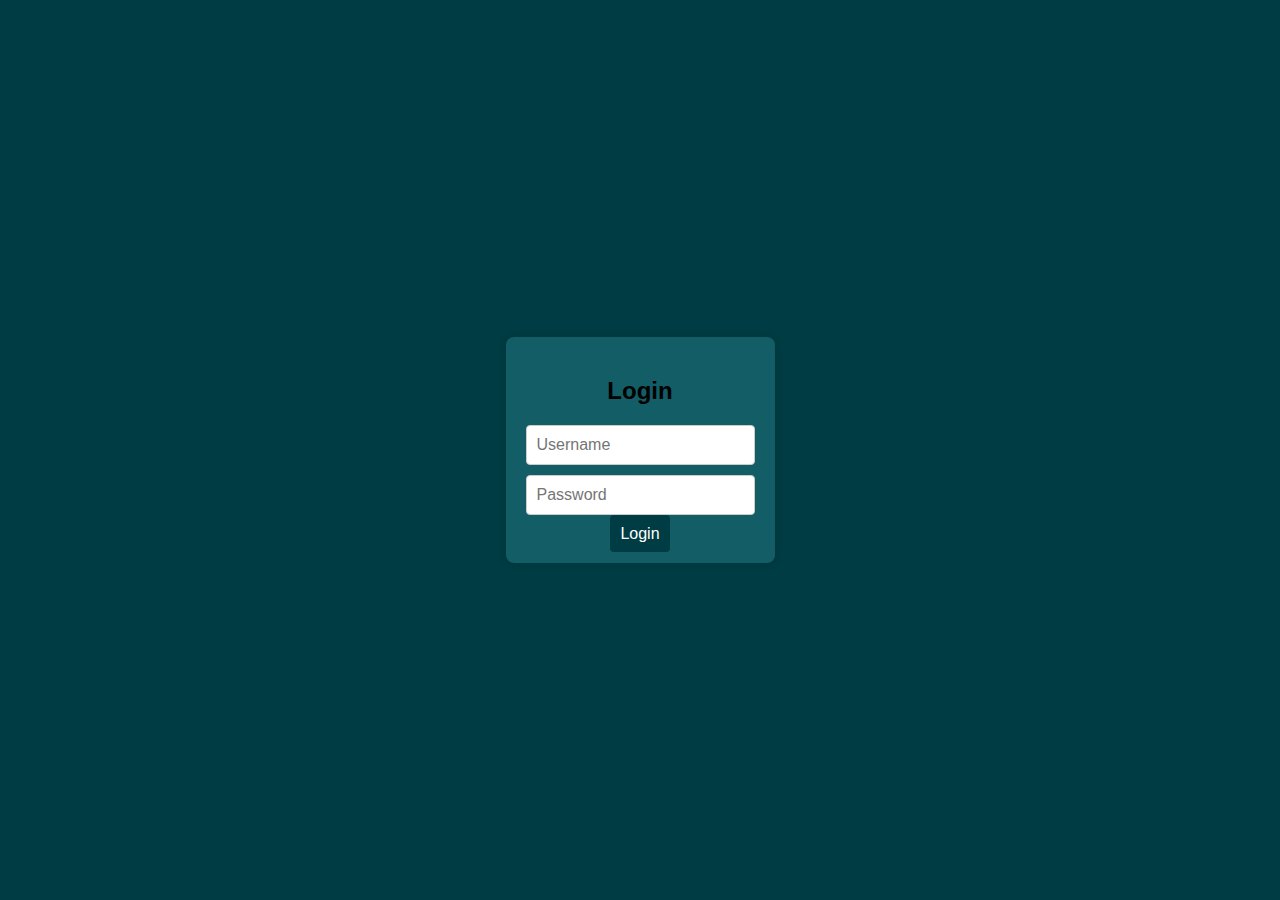
<file: galeria-de-arte/login.html>
<!DOCTYPE html>
<html lang="en">
<head>
<meta charset="UTF-8">
<meta name="viewport" content="width=device-width, initial-scale=1.0">
<title>Login</title>
<link rel="stylesheet" href="css/estilologin.css">
</head>
<body>

<div class="login-container">
    <h2>Login</h2>
    <form class="login-form" action="#">
        <input type="text" placeholder="Username" onmouseover="console.log('Passando no Usarname')">
        <input type="password" placeholder="Password" onfocus="console.log('Focando na senha')">
        
        
        <div class="back-link">
            <a href="indexlogado.html">Login</a>
        </div>
        
    </form>
</div>

</body>
</html>
</file>
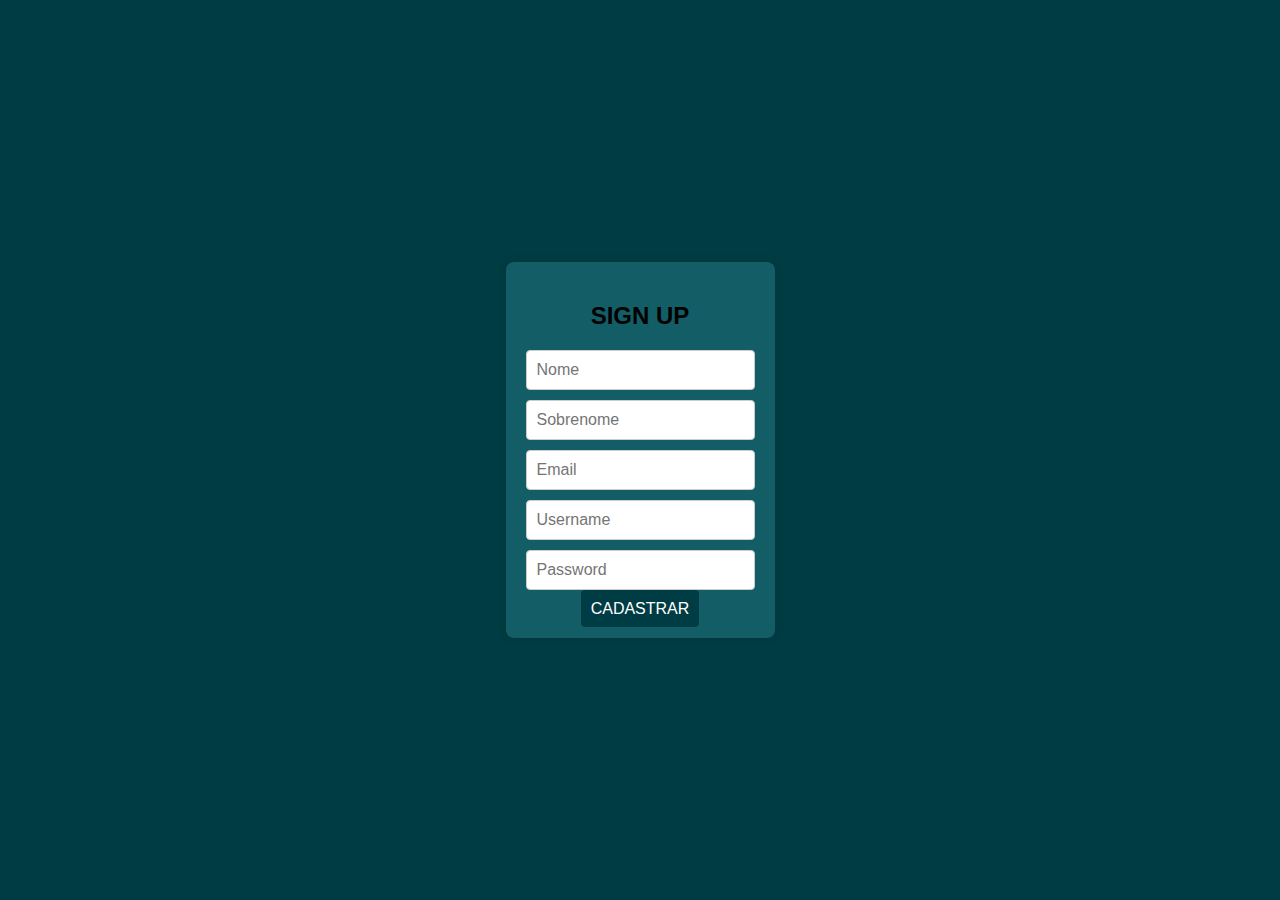
<file: galeria-de-arte/signup.html>
<!DOCTYPE html>
<html lang="en">
<head>
<meta charset="UTF-8">
<meta name="viewport" content="width=device-width, initial-scale=1.0">
<title>Login</title>
<link rel="stylesheet" href="css/estilologin.css">
</head>
<body>

<div class="login-container">
    <h2>SIGN UP</h2>
    <form class="login-form" action="#">
        <input type="text" placeholder="Nome" onmouseover="console.log('Passando no nome')">
        <input type="text" placeholder="Sobrenome"onmouseover="console.log('Passando no Sobrenome')">
        <input type="text" placeholder="Email"onmouseover="console.log('Passando no Email')">
        <input type="text" placeholder="Username"onfocus="console.log('Focando em campo de Usarname')">
        <input type="password" placeholder="Password"onfocus="console.log('Focando em campo de senha')">
        
        <div class="back-link">
            <a href="indexlogado.html">CADASTRAR</a>
        </div>
        
    </form>
</div>

</body>
</html>
</file>
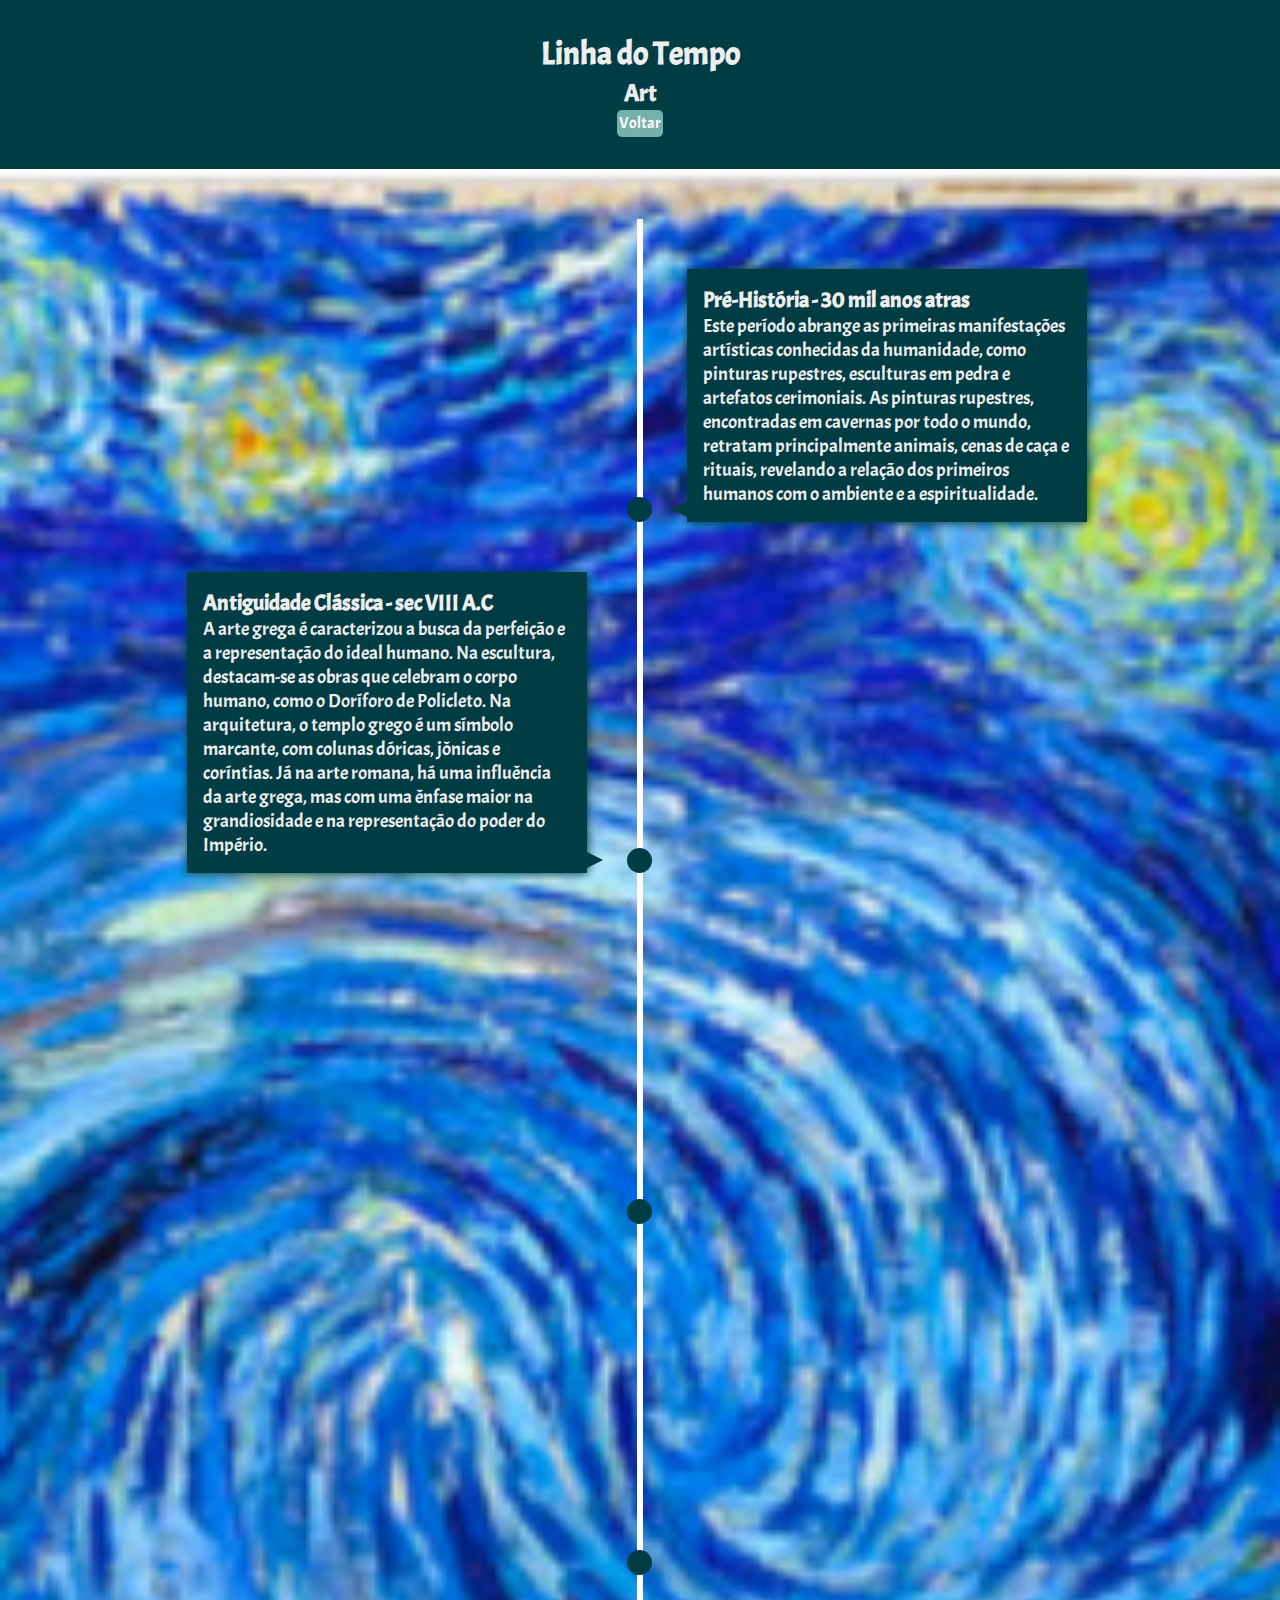
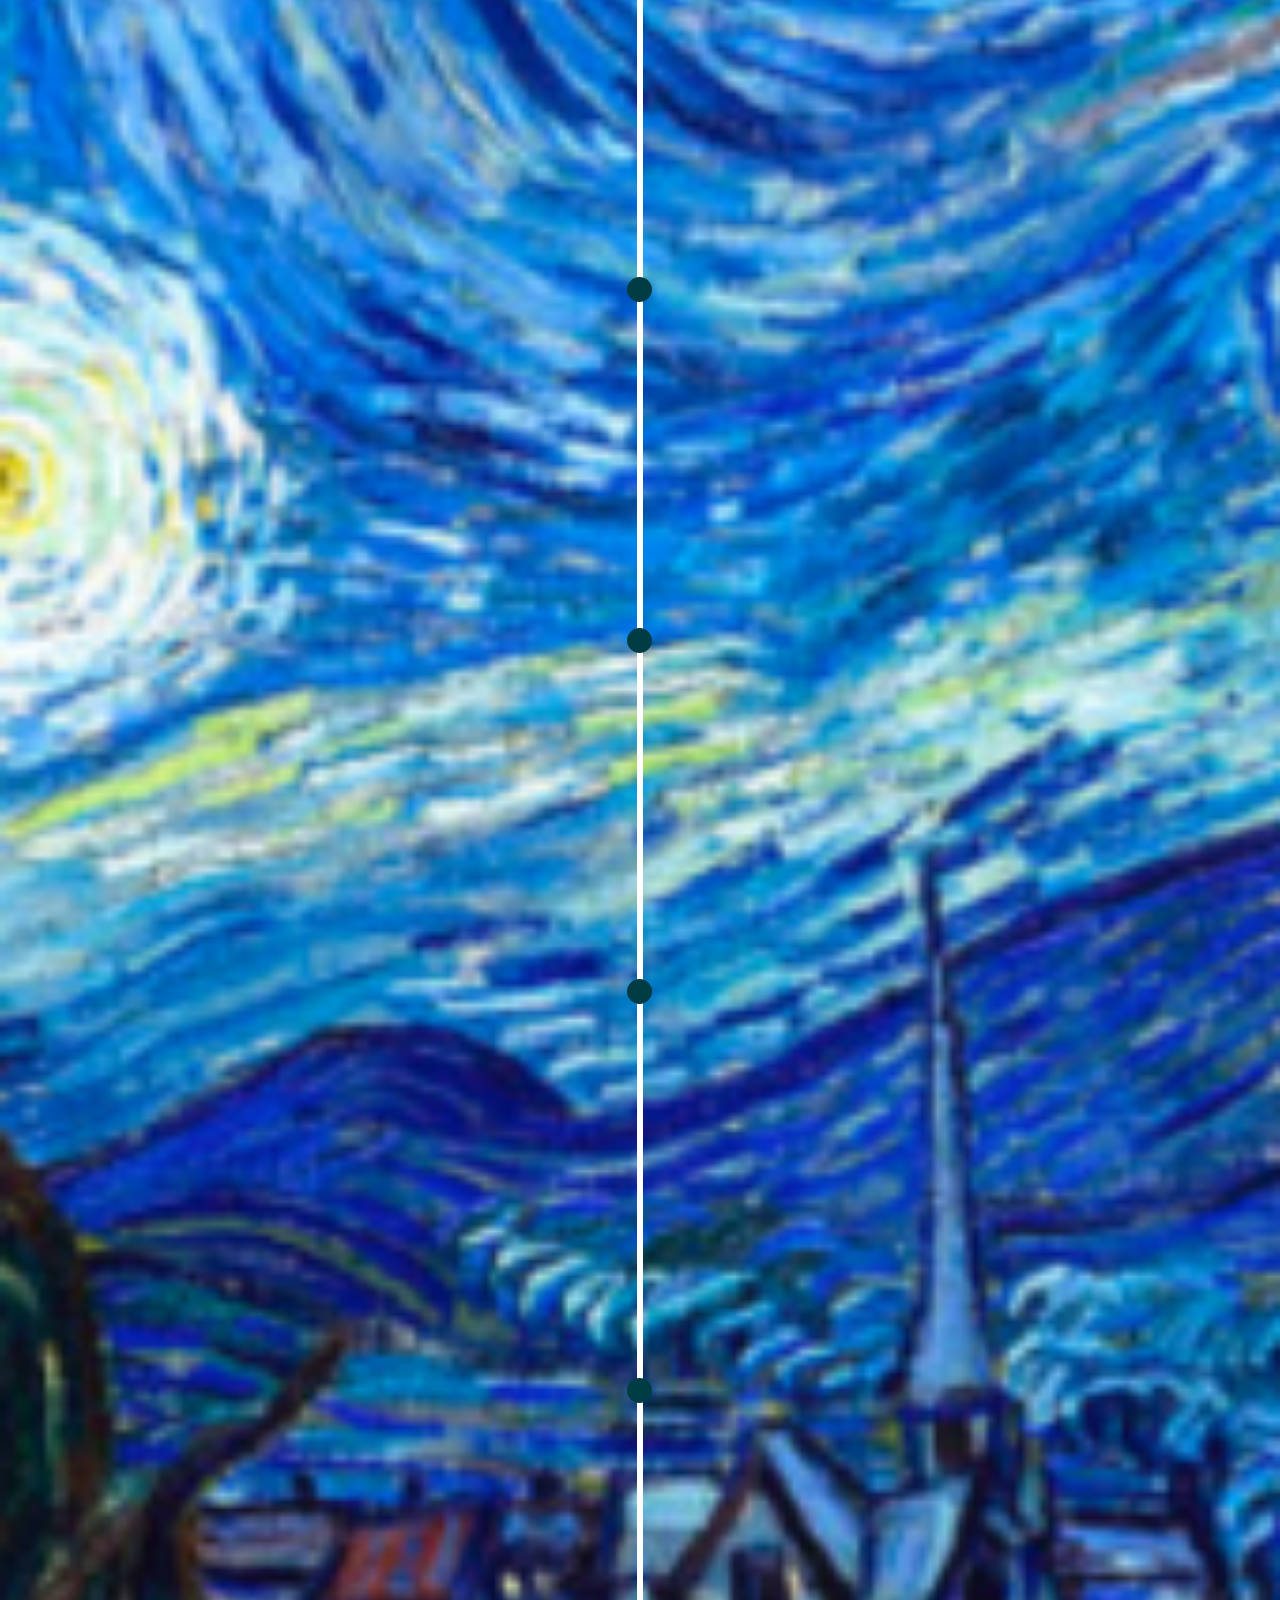
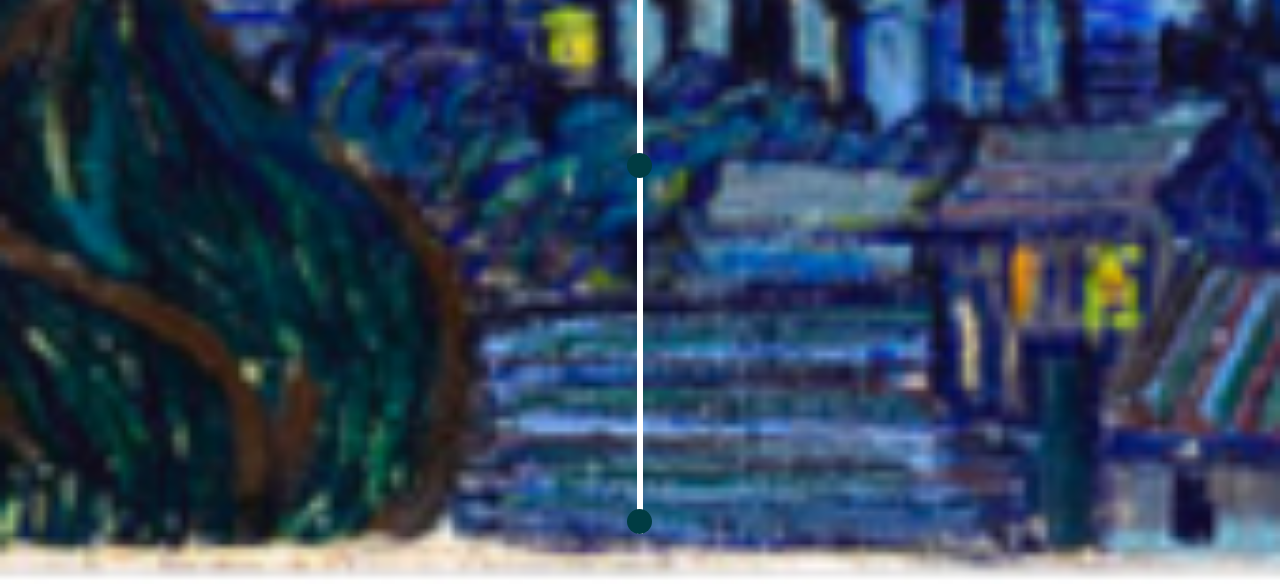
<file: galeria-de-arte/timeline.html>
<!doctype html>
<html lang="en">
<head>
    <meta charset="UTF-8">
    <meta name="viewport"
        content="width=device-width, user-scalable=no, initial-scale=1.0, maximum-scale=1.0, minimum-scale=1.0">
    <meta http-equiv="X-UA-Compatible" content="ie=edge">
    
    <link rel="stylesheet" href="estilotime.css">
    <title>Document</title>
</head>
<body>
<header id="header">
    <h1><i class="fas fa-brain"></i> Linha do Tempo </h1>
    <h2><i class="fas fa-user-tie"></i>Art</h2>
    <a id="original"href = "indexlogado.html"> Voltar </a>
</header>
<section id="timeline">
    <ul>
        <li>
            
            <div class="texto">
                <h3><i ></i> Pré-História - 30 mil anos atras</h3>
                <p>Este período abrange as primeiras manifestações artísticas conhecidas da humanidade, como pinturas rupestres, esculturas em pedra e artefatos cerimoniais. As pinturas rupestres, encontradas em cavernas por todo o mundo, retratam principalmente animais, cenas de caça e rituais, revelando a relação dos primeiros humanos com o ambiente e a espiritualidade.</p>
                <img src="img/rupestre.png">
            </div>
            
            
                
            
        </li>
        <li>
            <div class="texto"> 
                <h3>
                    <i></i> Antiguidade Clássica - sec VIII A.C
                </h3>
                <p>A arte grega é caracterizou a busca da perfeição e a representação do ideal humano. Na escultura, destacam-se as obras que celebram o corpo humano, como o Doríforo de Policleto. Na arquitetura, o templo grego é um símbolo marcante, com colunas dóricas, jônicas e coríntias. Já na arte romana, há uma influência da arte grega, mas com uma ênfase maior na grandiosidade e na representação do poder do Império.
                </p>
                <img src="img/antiguidade-classica.png">
            </div>
            
                
            </div>
        </li>
        <li>
            <div class="texto">
                <h3><i></i>Idade Média - sec V</h3>
                <p>
                    Durante esse período, a arte é dominada pela igreja e pela religião, refletindo as crenças e valores da época. A arte bizantina é marcada por mosaicos elaborados e ícones religiosos, enquanto a arte românica se concentra em igrejas e mosteiros com arcos semicirculares e relevos esculpidos. O estilo gótico, posteriormente, é caracterizado por suas catedrais altas e luminosas, vitrais coloridos e esculturas ornamentadas.
                </p>
                <img src="img/idade-media.png">
            </div>
            
        </li>
        <li>
            <div class="texto">
                <h3><i>Renascentismo - sec XV</i></h3>
                <p>
                    O Renascimento marca um renascimento das artes e da cultura clássica, com uma ênfase no humanismo e no estudo da anatomia. Os artistas renascentistas buscam representar a realidade de forma mais precisa, utilizando a perspectiva linear e a proporção áurea. Grandes mestres como Leonardo da Vinci, Michelangelo e Rafael produzem obras-primas em pintura, escultura e arquitetura, refletindo um interesse renovado pelo conhecimento e pela beleza clássica.
                </p>
                <img src="img/renascentismo1.png">
            </div>
            
        </li>
        <li>
            <div class="texto">
                <h3><i ></i> Barroco - Final do Sec XVI</h3>
                <p>
                    O Barroco é caracterizado pelo drama, pelo movimento e pela grandiosidade. Os artistas barrocos buscam impactar emocionalmente o espectador, utilizando contrastes de luz e sombra, cores intensas e composições dinâmicas. Caravaggio é conhecido por suas obras dramáticas e realistas, enquanto Bernini se destaca na escultura barroca, criando obras cheias de energia e  movimento.
                </p>
                <img src="img/barroco.png">
            </div>
            
        </li>
        <li>
            <div class="texto">
                <h3><i></i> Neoclassicismo - Sec XVIII</h3>
                <p>
                    Surgindo como uma reação ao Barroco, o Neoclassicismo busca retornar aos ideais da Antiguidade Clássica, valorizando a simplicidade, a clareza e a racionalidade. Os artistas neoclássicos se inspiram na arte grega e romana, buscando equilíbrio e ordem em suas obras. Jacques-Louis David é um dos principais expoentes deste movimento, com suas pinturas históricas e políticas que celebram a virtude e a heroísmo.
                </p>
                <img src="img/neoclassicismo.png">
            </div>
            
        </li>
        <li>
            <div class="texto">
                <h3><i></i> Romantismo - Sec XIX</h3>
                <p>
                    No século XIX, o Romantismo surge como uma reação ao Neoclassicismo, enfatizando a emoção, a individualidade e a natureza. Os artistas românticos exploram temas como o amor, a melancolia e a busca pela liberdade, muitas vezes em contraste com a industrialização e a urbanização crescentes. Eugène Delacroix e Francisco de Goya são representantes proeminentes deste movimento, com suas obras expressivas e emotivas.
                </p>
                <img src="img/romantismo.png">
                
            </div>
        </li>
        <li>
            <div class="texto">
                <h3><i></i>Impressionismo - Final do Sec XIX</h3>
                <p>
                    O Impressionismo, surgido no final do século XIX, revoluciona a arte ao retratar momentos fugazes da vida cotidiana, capturando a luz e a atmosfera através de pinceladas rápidas e cores vibrantes. Os impressionistas buscam representar as sensações visuais e emocionais do momento, ao invés de uma representação precisa da realidade. Claude Monet, Pierre-Auguste Renoir e Edgar Degas estão entre os principais artistas impressionistas, cujas obras influenciaram profundamente o desenvolvimento da arte moderna.
                </p>
                <img src="img/impressionismo.png">
                
            </div>
        </li>
        <li>
            <div class="texto">
                <h3><i></i>Modernismo - Inicio do Sec XX</h3>
                <p>
                    No século XX, o Modernismo marca uma ruptura com as tradições artísticas do passado, caracterizando-se pela experimentação, abstração e rejeição das convenções estabelecidas. Movimentos como o Cubismo de Pablo Picasso e Georges Braque, que desfragmentam e reconstroem a realidade em formas geométricas, e o Surrealismo de Salvador Dalí e René Magritte, que exploram o mundo dos sonhos e do subconsciente, são exemplos significativos deste período de inovação e diversidade artística.
                </p>
                <img src="img\mordernismo.png">
            </div>
        </li>
        <li>
            <div class="texto">
                <h3><i ></i> Contemporaneidade- Sec XVIII - Tempos atuais</h3>
                <p>
                    A arte contemporânea abrange uma ampla variedade de estilos, técnicas e temas, refletindo as complexidades do mundo contemporâneo. Desde o surgimento do minimalismo e da arte conceitual até as formas mais recentes de expressão digital e multimídia, a arte contemporânea desafia as definições convencionais e busca explorar novos territórios criativos e conceituais.
                </p>
                <img src="img/contemp.png">
            </div>
            
        </li>
    </ul>
</section>
<script src="scripttime.js"></script>
</body>
</html>
</file>
<file: galeria-de-arte/css/estilologin.css>
body {
    font-family: Arial, sans-serif;
    background-color: #003C43;
    margin: 0;
    padding: 0;
    display: flex;
    justify-content: center;
    align-items: center;
    height: 100vh;
}

.login-container {
    background-color: #135D66;
    padding: 20px;
    border-radius: 8px;
    box-shadow: 0 0 10px rgba(0, 0, 0, 0.1);
}

.login-container h2 {
    text-align: center;
    margin-bottom: 20px;
}

.login-form {
    display: flex;
    flex-direction: column;
}

.login-form input {
    margin-bottom: 10px;
    padding: 10px;
    border: 1px solid #ccc;
    border-radius: 4px;
    font-size: 16px;
}

.botao{
    background-color: #003C43;
    color: black;
    cursor: pointer;
}

.botao:hover {
    background-color: #135D66;
}
.back-link {
    text-align: center;
    
    text-decoration: none;
}

.back-link a {
    background: #003C43;
    color: white;
    text-decoration: none;
    padding:10px;
    border-radius: 4px;
    
}

.back-link a:hover {
    background: #77B0AA;
    
}
</file>
<file: galeria-de-arte/estilotime.css>
@import url('https://fonts.googleapis.com/css?family=Acme&display=swap');
:root {
    --primary-color:#003C43;
    --secondary-color: #77B0AA;
    --max-width: 1100px;
    
}

* {
    margin: 0;
    padding: 0;
    box-sizing: border-box;
    
}

body {
    background-color: var(--primary-color);
    color: #eeeeee;
    font-family: 'Acme', sans-serif;
    

}

#header {
    display: flex;
    flex-direction: column;
    align-items: center;
    justify-content: center;
    padding: 2rem 1rem;
    line-height: 1.4;
    text-align: center;
    
    
}

#header::before {
    position: absolute;
    content: '';
    
    width: 100%;
    height: 100%;
    z-index: -1;

}


#timeline ul{
    background: url('img/noite-estrelada.jpg') no-repeat center center/cover;
    padding: 50px 0;
    list-style: none;
}

#timeline ul li {
    margin: 0 auto;
    width: 6px;
    background: white;
    padding-top: 50px;
    position: relative;
}
#original { 
    background-color: #77B0AA;
    text-decoration: none;
    color:white;
    padding:2px;
    border-radius: 5px;
}
#original:hover{
    background-color:#003C43;
    padding:3px

}

#timeline ul li div {
    width: 400px;
    box-shadow: 1px 1px 10px var(--primary-color);
    position: relative; 
    
    left: 2200px;
    background: var(--primary-color);
    padding: 1rem;
    font-size: 1.2rem;
    opacity: 0;
    transition: all .8s ease-in-out;
    visibility: hidden;
}

#timeline ul li:nth-child(even) div {
    
    left: -2200px
}


#timeline ul li.show div {
    opacity: 1;
    left: 50px;
    visibility: visible;
}
#timeline ul li:nth-child(even).show div {
    left: -450px;
}

#timeline ul li::after {
    content: '';
    background: var(--primary-color);
    width: 25px;
    height: 25px;
    position: absolute;
    left: -10px;
    bottom: 0;
    border-radius: 50%;
    z-index: 2;
}

#timeline li div::after {
    content: '';
    position: absolute;
    bottom: 5px;
    width: 0;
    height: 0;
}

#timeline li:nth-child(odd) div::after{
    left: -24px;
    border: 8px solid transparent; 
    border-right: 16px solid var(--primary-color); 
}


#timeline li:nth-child(even) div::after{
    right: -24px;
    border: 8px solid transparent; 
    border-left: 16px solid var(--primary-color); 
}

@media screen and (max-width: 900px) {
    #timeline ul li div {
        width: 250px;
    }
    #timeline ul li:nth-child(even) div {
        left: -290px;
    }
}

@media screen and (max-width: 620px) {
    #timeline ul li {
        margin: 0 15px;
        width: 6px;
        background: white;
        padding-top: 50px;
        position: relative;
    }

    #timeline ul li div {
        width: calc(100vw - 90px);
    }

    #timeline ul li:nth-child(even) div {
        left: 50px;
    }

    #timeline li:nth-child(even) div::after{
        left: -24px;
        border: 8px solid transparent; 
        border-right: 16px solid var(--primary-color); 
    }
}

.texto img{
    display:none;
    margin:auto;
    padding:25px;

    
    
}
.texto:hover h3 {
    
    display:none;
}
.texto:hover p {
    
    display:none;
}
.texto:hover img{
    display:block;
    
}
</file>
